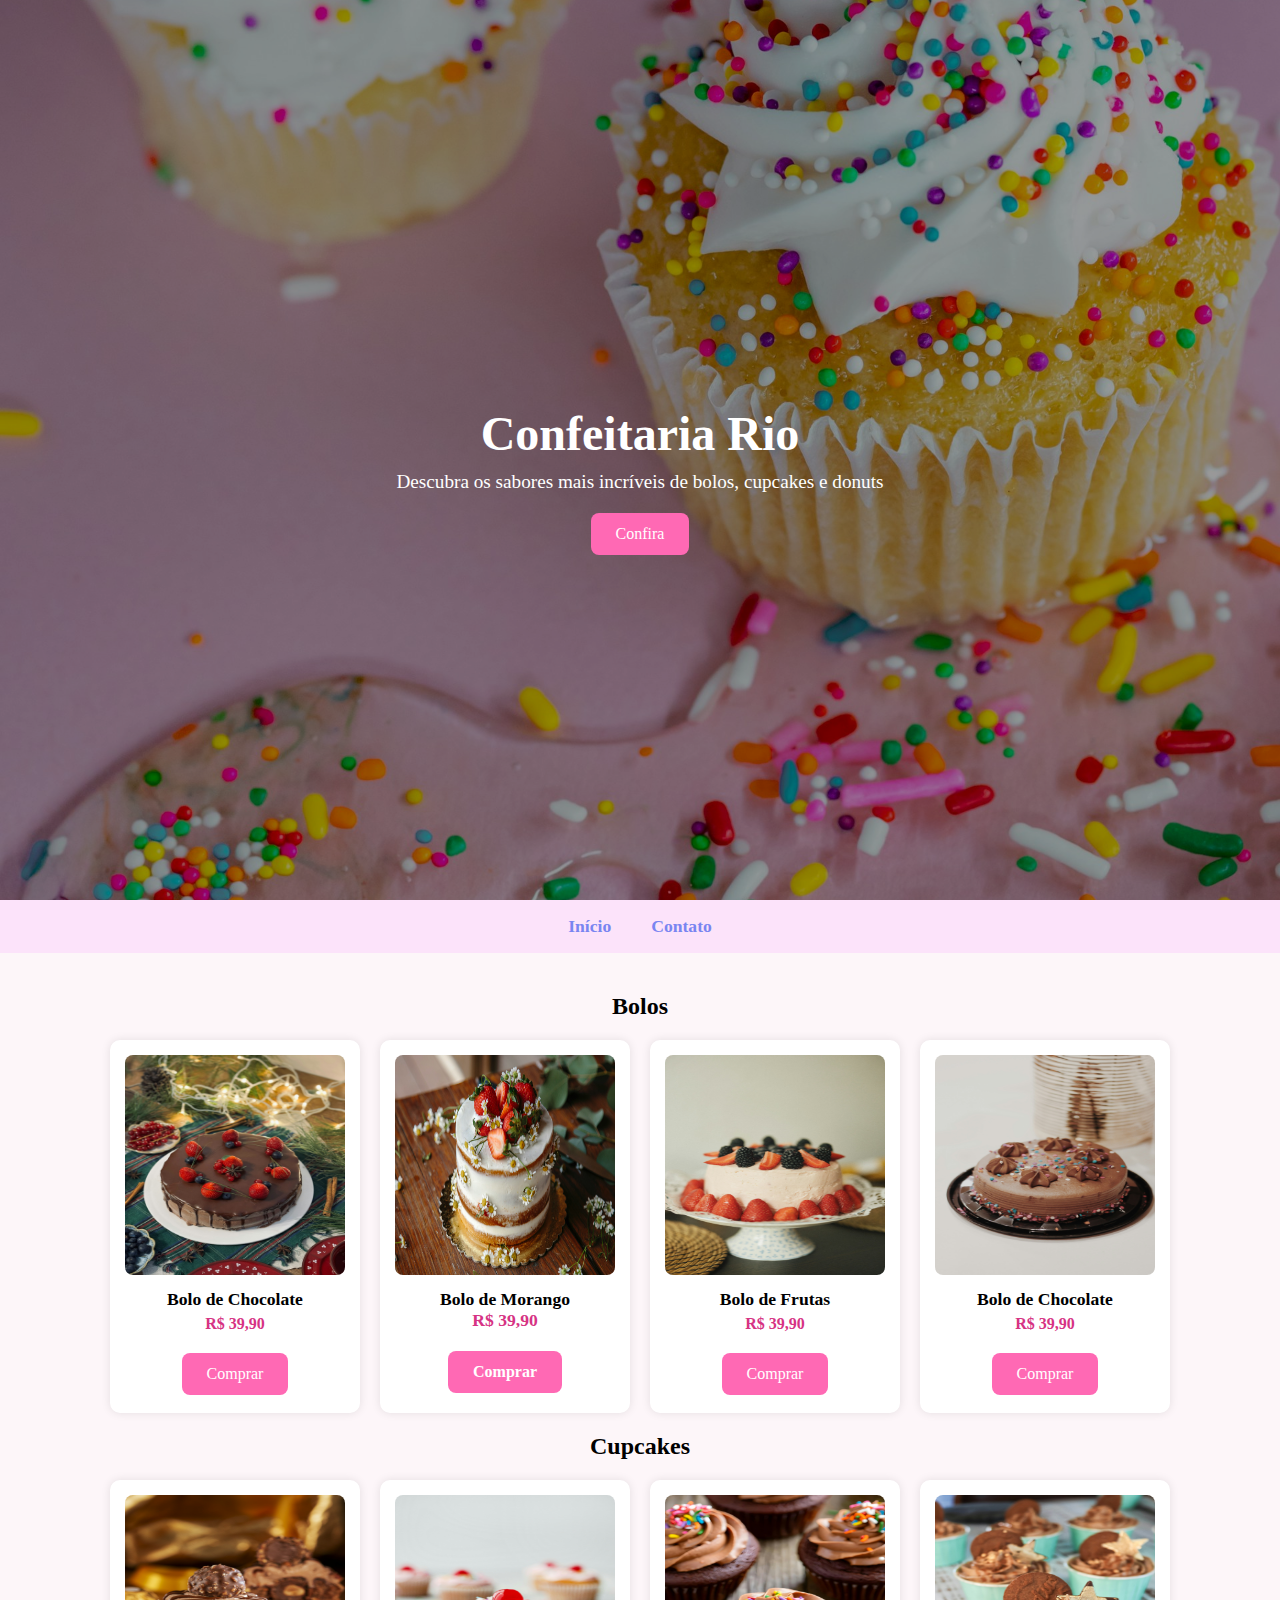
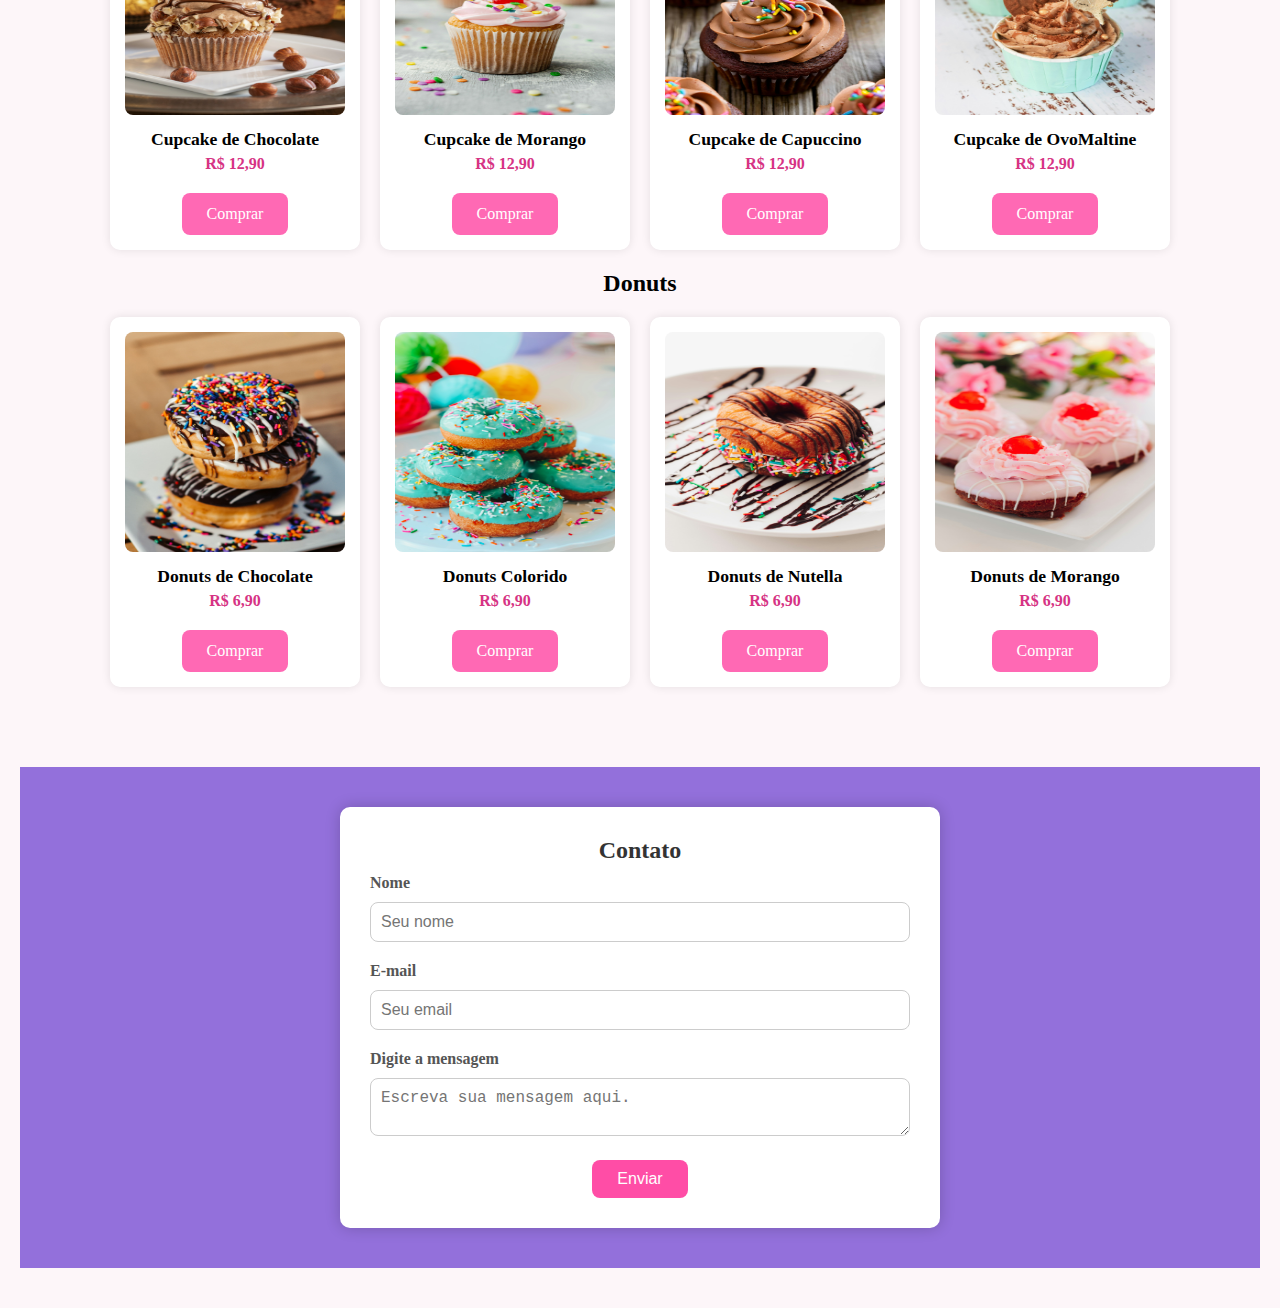
<file: index.html>
<!DOCTYPE html>
<html lang="pt-br">
  <head>
    <meta charset="UTF-8" />
    <meta name="viewport" content="width=device-width, initial-scale=1.0">
    <link rel="stylesheet" href="style.css">

    <title>Confeitaria Rio</title>
  </head>

  <html>
  <body>
    
    <header class="hero" id="inicio">
     <div class="hero-content">
    <h1>Confeitaria Rio</h1>
    <p>Descubra os sabores mais incríveis de bolos, cupcakes e donuts</p>
    <a href="#produtos" class="hero-button">Confira</a>
  </div>
  </header>
    
    
<nav class="navbar">
  <ul>
    <li><a href="#inicio">Início</a></li>
    <li><a href="#contato">Contato</a></li>
  </ul>
</nav>

<section id="produtos" class="produtos">

     <h2>Bolos</h2>
     <div class="grade-produtos">
     <div class="card-produto">
      <img src="img/lara-m-pkRmZEbPrmA-unsplash.jpg" alt="Bolo">
      <h3>Bolo de Chocolate</h3>
      <p>R$ 39,90</p>
      <a href="bolo.html" class="hero-button">Comprar</a> 

</div>
      <div class="card-produto">
      <img src="img/jasmine-bartel-8LtrMQfeDkQ-unsplash.jpg" alt="Bolo">
      <h3>Bolo de Morango</h>
        <p>R$ 39,90</p>
      <a href="bolo2.html"  class="hero-button">Comprar</a>
</div>

     <div class="card-produto">
      <img src="img/tamara-harhai-jOLVjD5G2S0-unsplash.jpg" alt="Bolo">
      <h3>Bolo de Frutas</h3>
       <p>R$ 39,90</p>
       <a href="bolo3.html"  class="hero-button">Comprar</a>
</div>
 <div class="card-produto">
      <img src="img/karly-jones-z-Lvc04qYaQ-unsplash.jpg" alt="Bolo">
       <h3>Bolo de Chocolate</h3>
       <p>R$ 39,90</p>
      <a href="bolo.html" class="hero-button">Comprar</a> 
    </div>


    
    <section>
      <h2>Cupcakes</h2>
      <div class="grade-produtos">
      <div class="card-produto">
      <img src="img/jr-r-90HdOlGbjck-unsplash.jpg" alt="Cupcake">
      <h3>Cupcake de Chocolate</h3>
       <p>R$ 12,90</p>
      <a href="cupcake.html" class="hero-button">Comprar</a> 

      </div>

       <div class="card-produto">
      <img src="img/sara-cervera-zEwgRzJJIvk-unsplash.jpg" alt="Cupcake">
      <h3>Cupcake de Morango</h3>
      <p>R$ 12,90</p>
      <a href="cupcake2.html" class="hero-button">Comprar</a> 

      </div>

      <div class="card-produto">
      <img src="img/muhammad-hasnain-zDPJ-780Xic-unsplash.jpg" alt="Cupcake">
      <h3>Cupcake de Capuccino</h3>
      <p>R$ 12,90</p>
      <a href="cupcake3.html" class="hero-button">Comprar</a> 

      </div>

      <div class="card-produto">
      <img src="img/georgia-durrant-fis6S2CtbCo-unsplash.jpg" alt="Cupcake">
      <h3>Cupcake de OvoMaltine</h3>
      <p>R$ 12,90</p>
      <a href="cupcake4.html" class="hero-button">Comprar</a>       
    </div>
    </section>


    
    <section>
      <h2>Donuts</h2>
      <div class="grade-produtos">
      <div class="card-produto">
        <img src="img/kobby-mendez-q54Oxq44MZs-unsplash.jpg" alt="Donuts">
        <h3>Donuts de Chocolate</h3>
        <p>R$ 6,90</p>
         <a href="donuts.html" class="hero-button">Comprar</a> 
       </div>

    <div class="card-produto">
      <img src="img/shayna-douglas-RjMBPxkQMVM-unsplash.jpg" alt="Donuts">
      <h3>Donuts Colorido</h3>
        <p>R$ 6,90</p>
      <a href="donutscolorido.html" class="hero-button">Comprar</a> 
     </div>

     <div class="card-produto">
      <img src="img/shayna-douglas-6J_NZUa9J-4-unsplash.jpg" alt="Donuts">
      <h3>Donuts de Nutella</h3>
        <p>R$ 6,90</p>
      <a href="donutsnutella.html" class="hero-button">Comprar</a> 
     </div>

     <div class="card-produto">
      <img src="img/shayna-douglas-NE0Phk0ZP6o-unsplash.jpg" alt="Donuts">
      <h3>Donuts de Morango</h3>
        <p>R$ 6,90</p>
      <a href="donutsmorango.html" class="hero-button">Comprar</a> 
     </div>
    </section>

   
    <section id="contato">
  <form action="form.html" class="formulario">
    <h2>Contato</h2>
    <label for="nome">Nome</label>
    <input type="text" id="nome" name="nome" placeholder="Seu nome" required autocomplete="off"/>

    <label for="email">E-mail</label>
    <input type="email" id="email" name="email" placeholder="Seu email" autocomplete="off" required />

    <label for="mensagem">Digite a mensagem</label>
    <textarea id="mensagem" placeholder="Escreva sua mensagem aqui." required></textarea>
    <button type="submit">Enviar</button>
  </form>
</section>




  </body>
</html>
</file>
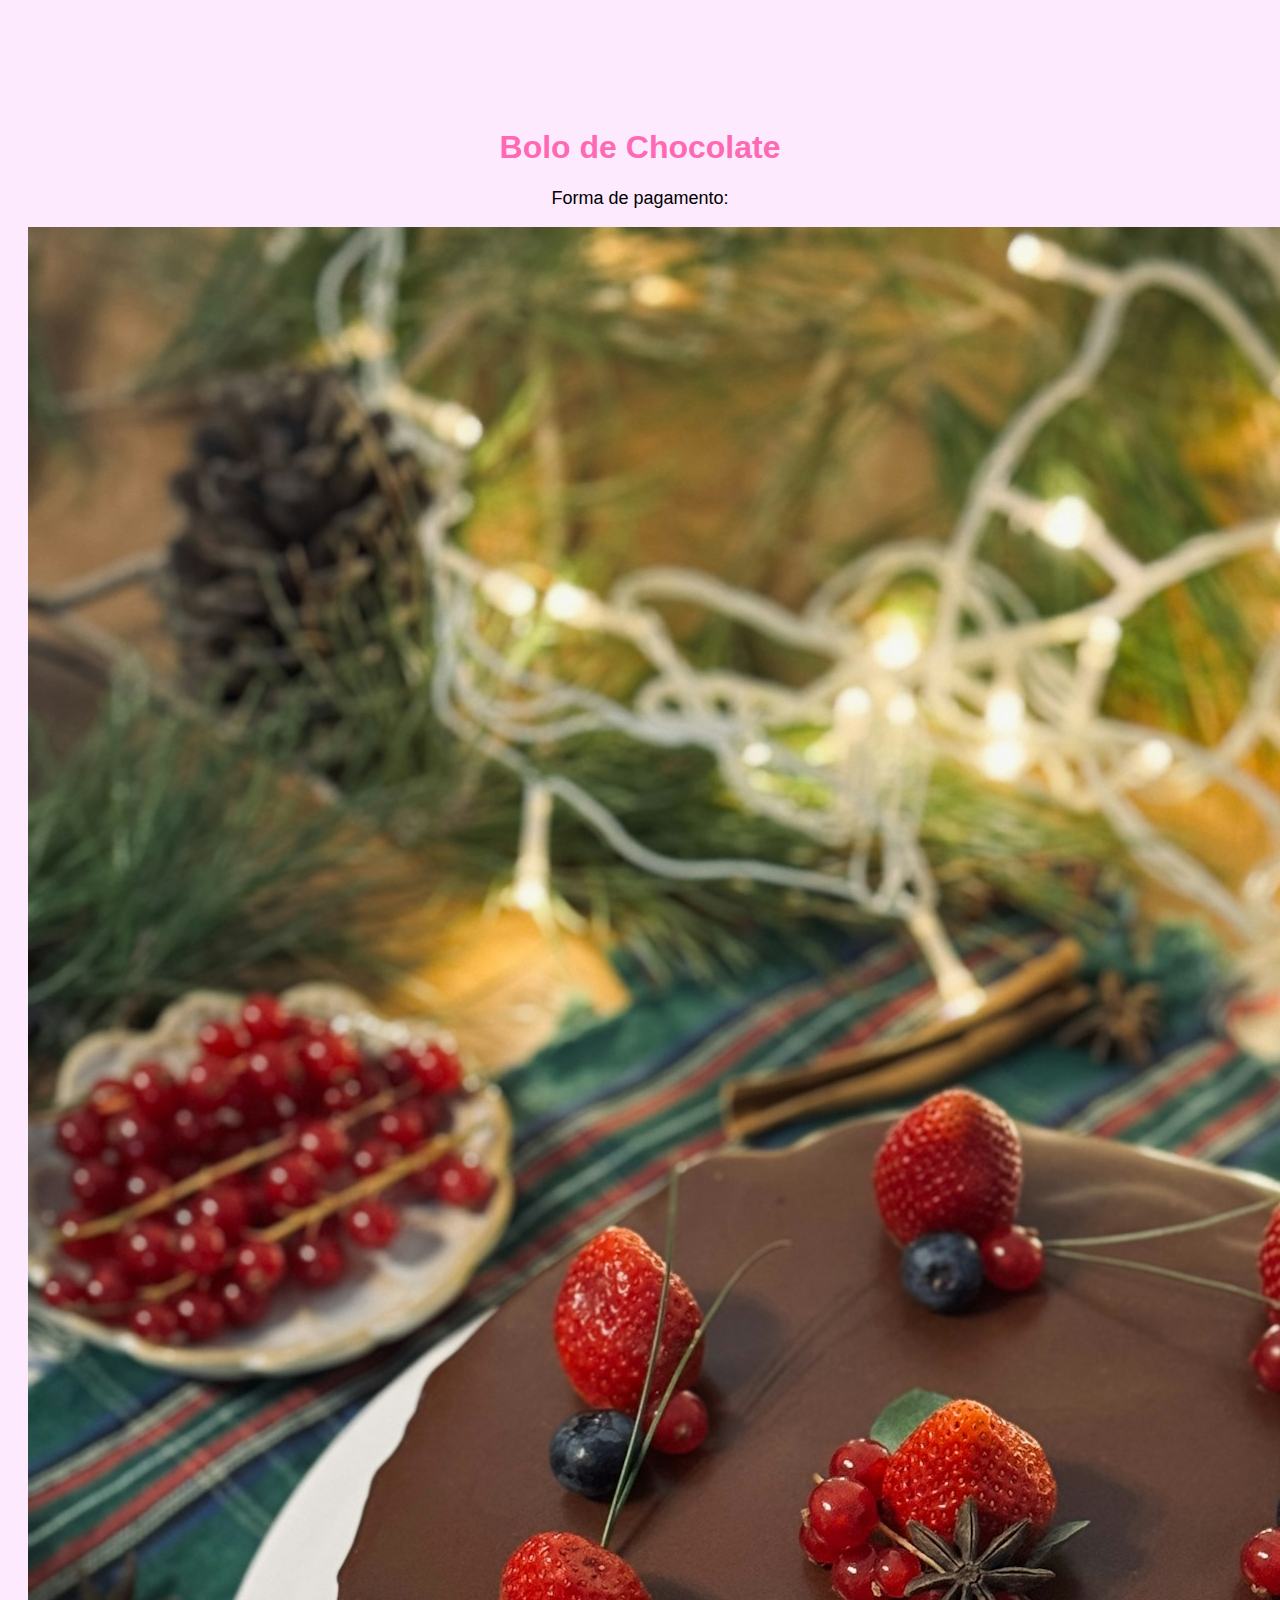
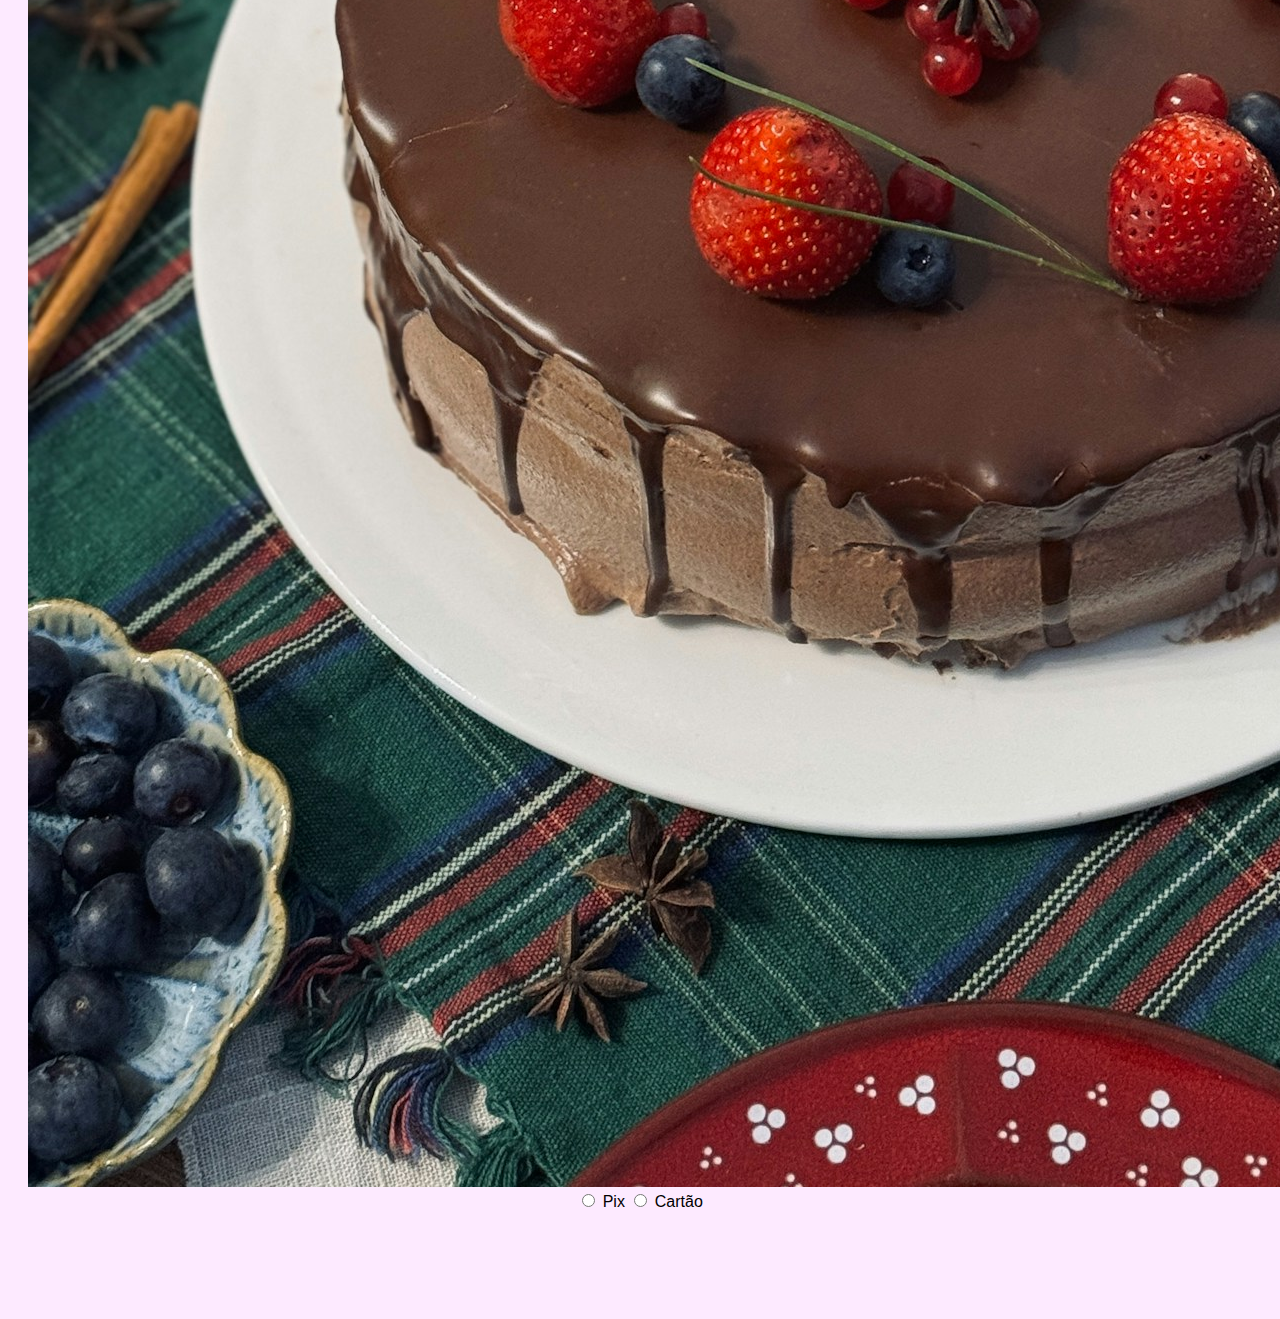
<file: bolo.html>
<!DOCTYPE html>
<html lang="pt-br">
<head>
  <meta charset="UTF-8">
  <title>Comprar Bolo </title>
  <link rel="stylesheet" href="styleprodutos.css">
  
</head>
<body>
    <h1>Bolo de Chocolate</h1>  
  <p>Forma de pagamento:</p>
   <img src="img/lara-m-pkRmZEbPrmA-unsplash.jpg" alt="Bolo">
  
  
<form>
  <label>
    <input type="radio" name="pagamento" value="pix"> Pix
  </label>
  <label>
    <input type="radio" name="pagamento" value="cartao"> Cartão
  </label>
  </div>
</form>

<div id="pix-info" class="pagamento-opcao">
  <p>Dados Pessoais</p>
  <input type="text" placeholder="Seu nome completo" required autocomplete="off">
  <input type="text" placeholder="Email" required autocomplete="off">
  
  <p><strong>Código Pix:</strong> 123e456789</p>
  <a href="confpix.html">Copiar Código</a>

</div>

<div id="cartao-info" class="pagamento-opcao">
  <p> Dados do cartão:</p>
  <input type="text" placeholder="Número do Cartão" required autocomplete="off">
  <input type="text" placeholder="Nome no Cartão" required autocomplete="off">

  <p>Dados Pessoais</p>
  <input type="text" placeholder="Seu nome completo" required autocomplete="off">
  <input type="text" placeholder="Email" required autocomplete="off">
  
   <a href="confirmacao.html">Finalizar compra</a>
</div>


<script src="script.js"></script>

  
 
</body>
</html>
</file>
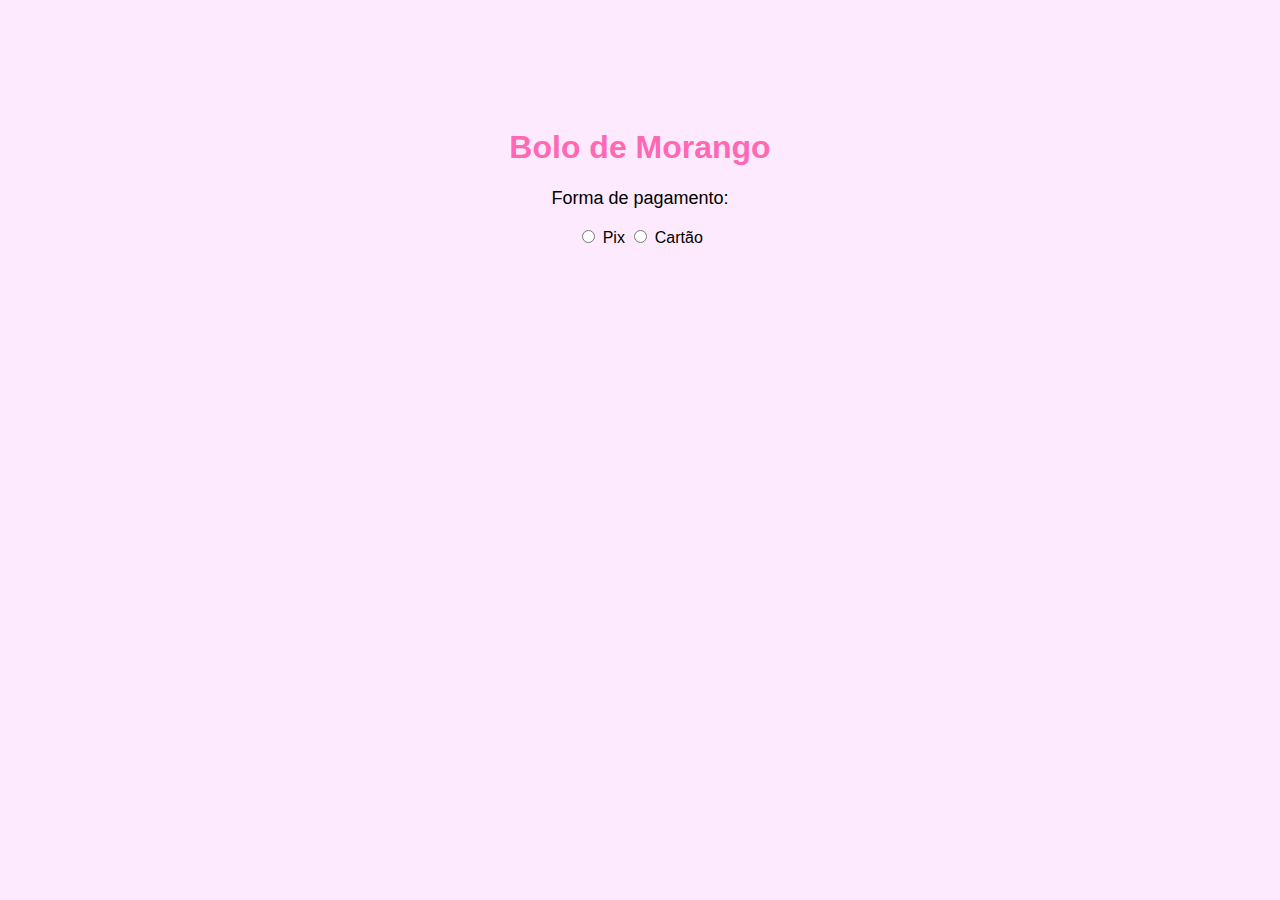
<file: bolo2.html>
<!DOCTYPE html>
<html lang="pt-br">
<head>
  <meta charset="UTF-8">
  <title>Comprar Bolo 1</title>
  <link rel="stylesheet" href="styleprodutos.css">
</head>
<body>
  <h1>Bolo de Morango</h1>
  <p>Forma de pagamento:</p>
  
 <form>
  <label>
    <input type="radio" name="pagamento" value="pix"> Pix
  </label>
  <label>
    <input type="radio" name="pagamento" value="cartao"> Cartão
  </label>
</form>

<div id="pix-info" class="pagamento-opcao">
  <p>Dados Pessoais</p>
  <input type="text" placeholder="Seu nome completo" required autocomplete="off">
  <input type="text" placeholder="Email" required autocomplete="off">
  <p><strong>Código Pix:</strong> 123e456789</p>
  <a href="confpix.html">Copiar Código</a>
  
</div>

<div id="cartao-info" class="pagamento-opcao">
  <div id="dados" class="dados-pessoais">

  <p>Dados Pessoais</p>
  <input type="text" placeholder="Nome Completo" autocomplete="off">
  <input type="text" placeholder="Email" required autocomplete="off">

  <p>Dados do cartão:</p>
  <input type="text" placeholder="Número do Cartão" required autocomplete="off">
  <input type="text" placeholder="Nome no Cartão" required autocomplete="off">
  <a href="confirmacao.html">Finalizar compra</a>
</div>

 

<script src="script.js"></script>


  
</body>
</html>

<!--pq o style.css do index nao serve para outras pag criadas hmtl-->
</file>
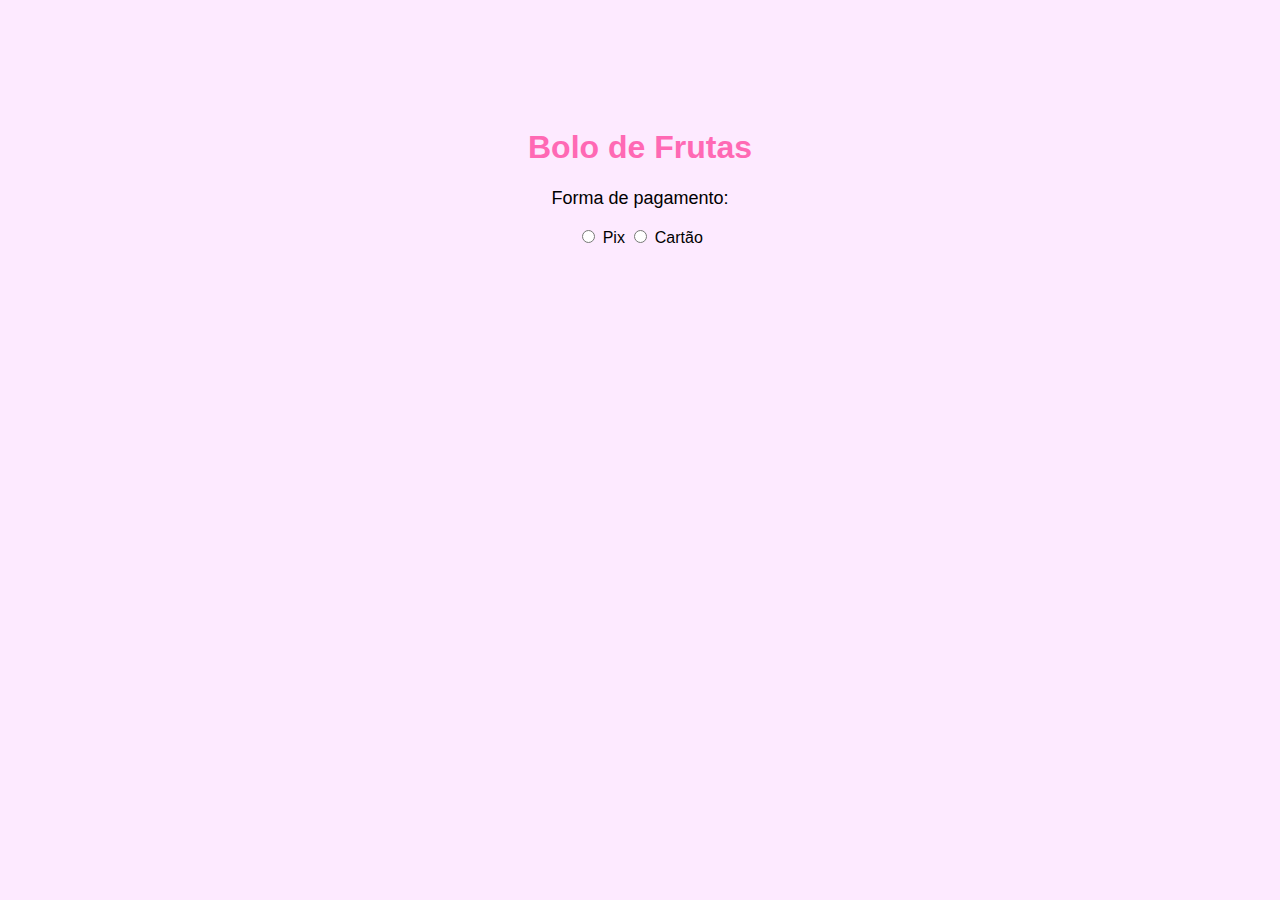
<file: bolo3.html>
<!DOCTYPE html>
<html lang="pt-br">
<head>
  <meta charset="UTF-8">
  <title>Comprar Bolo 1</title>
  <link rel="stylesheet" href="styleprodutos.css">
</head>
<body>
  <h1>Bolo de Frutas</h1>
  <p>Forma de pagamento:</p>
  
  <form>
  <label>
    <input type="radio" name="pagamento" value="pix"> Pix
  </label>
  <label>
    <input type="radio" name="pagamento" value="cartao"> Cartão
  </label>
</form>

<div id="pix-info" class="pagamento-opcao">
  <p>Dados Pessoais</p>
  <input type="text" placeholder="Nome Completo" autocomplete="off">
  <input type="text" placeholder="Email" required autocomplete="off">
  <p><strong>Código Pix:</strong> 123e456789</p>
  <a href="confpix.html">Copiar Código</a>
  
</div>

<div id="cartao-info" class="pagamento-opcao">
<p>Dados Pessoais</p>
  <input type="text" placeholder="Nome Completo" autocomplete="off">
  <input type="text" placeholder="Email" required autocomplete="off">

  <p>Dados do cartão:</p>
  <input type="text" placeholder="Número do Cartão" required autocomplete="off">
  <input type="text" placeholder="Nome no Cartão" required autocomplete="off">
  <a href="confirmacao.html">Finalizar compra</a>
</div>

 
 
<script src="script.js"></script>

</body>
</html>
</file>
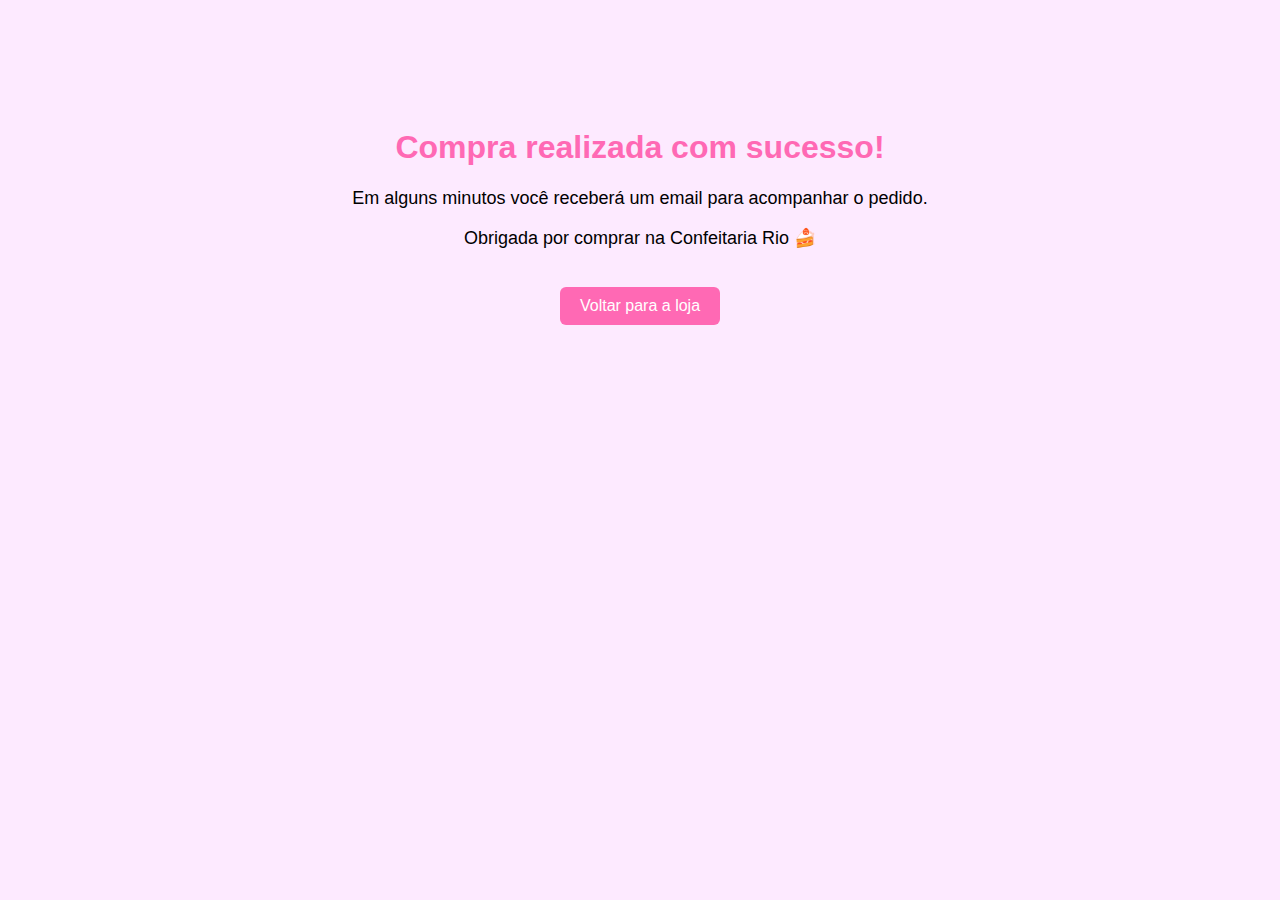
<file: confirmacao.html>
<!DOCTYPE html>
<html lang="pt-br">
<head>
  <meta charset="UTF-8">
  <title>Compra Realizada</title>
  <link rel="stylesheet" href="styleconf.css">
</head>
<body>

  <header class="conf">  
  <h1>Compra realizada com sucesso!</h1>
   <p>Em alguns minutos você receberá um email para acompanhar o pedido.</p>
  <p>Obrigada por comprar na Confeitaria Rio 🍰</p>
  <a href="index.html">Voltar para a loja</a>
  

</body>
</html>
</file>
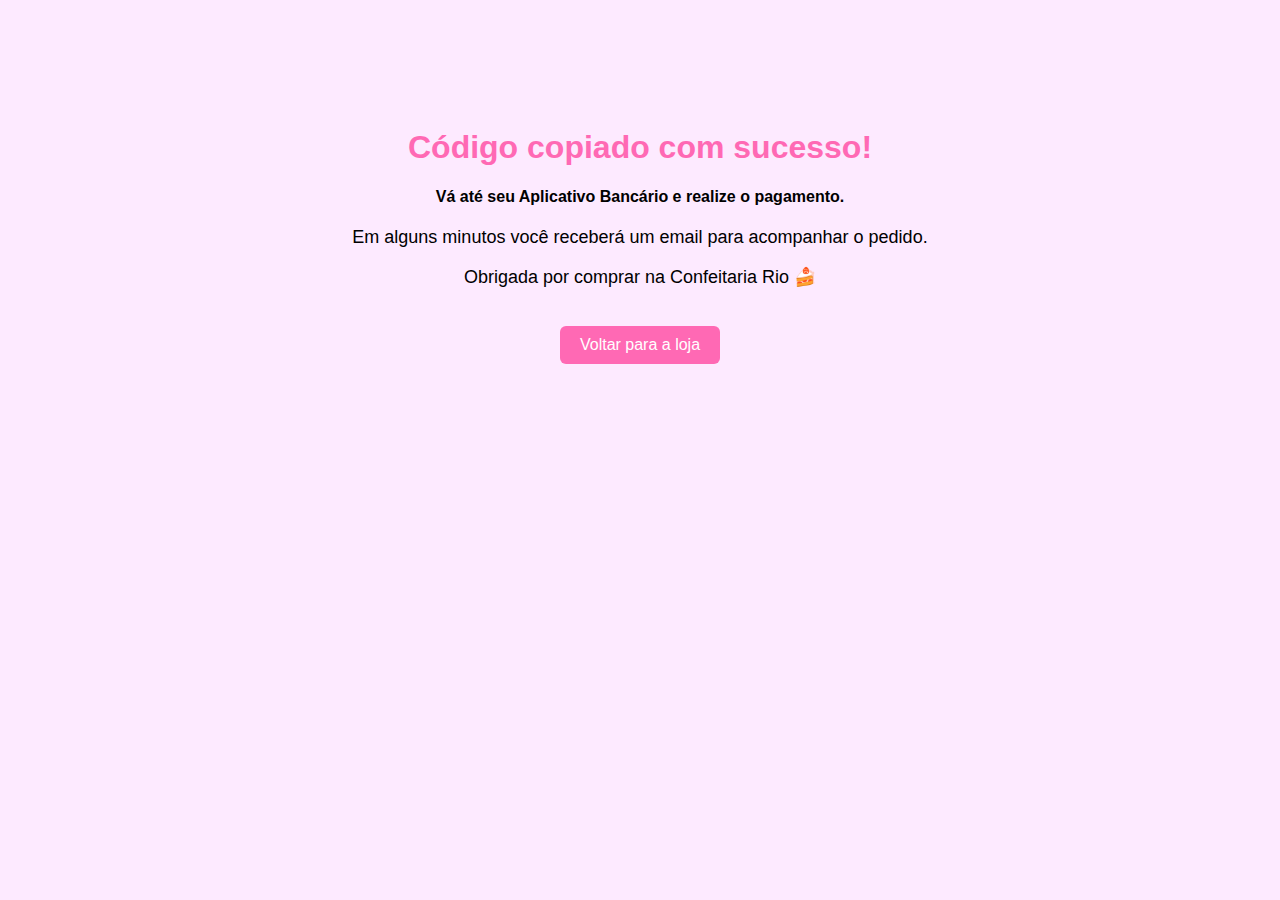
<file: confpix.html>
<!DOCTYPE html>
<html lang="pt-br">
<head>
  <meta charset="UTF-8">
  <title>Compra Realizada</title>
  <link rel="stylesheet" href="styleconf.css">
</head>
<body>

  <header class="conf">  
  <h1>Código copiado com sucesso!</h1>
  <h4>Vá até seu Aplicativo Bancário e realize o pagamento.</h4>
  <p>Em alguns minutos você receberá um email para acompanhar o pedido.</p>
  <p>Obrigada por comprar na Confeitaria Rio 🍰</p>
  <a href="index.html">Voltar para a loja</a>
  

</body>
</html>
</file>
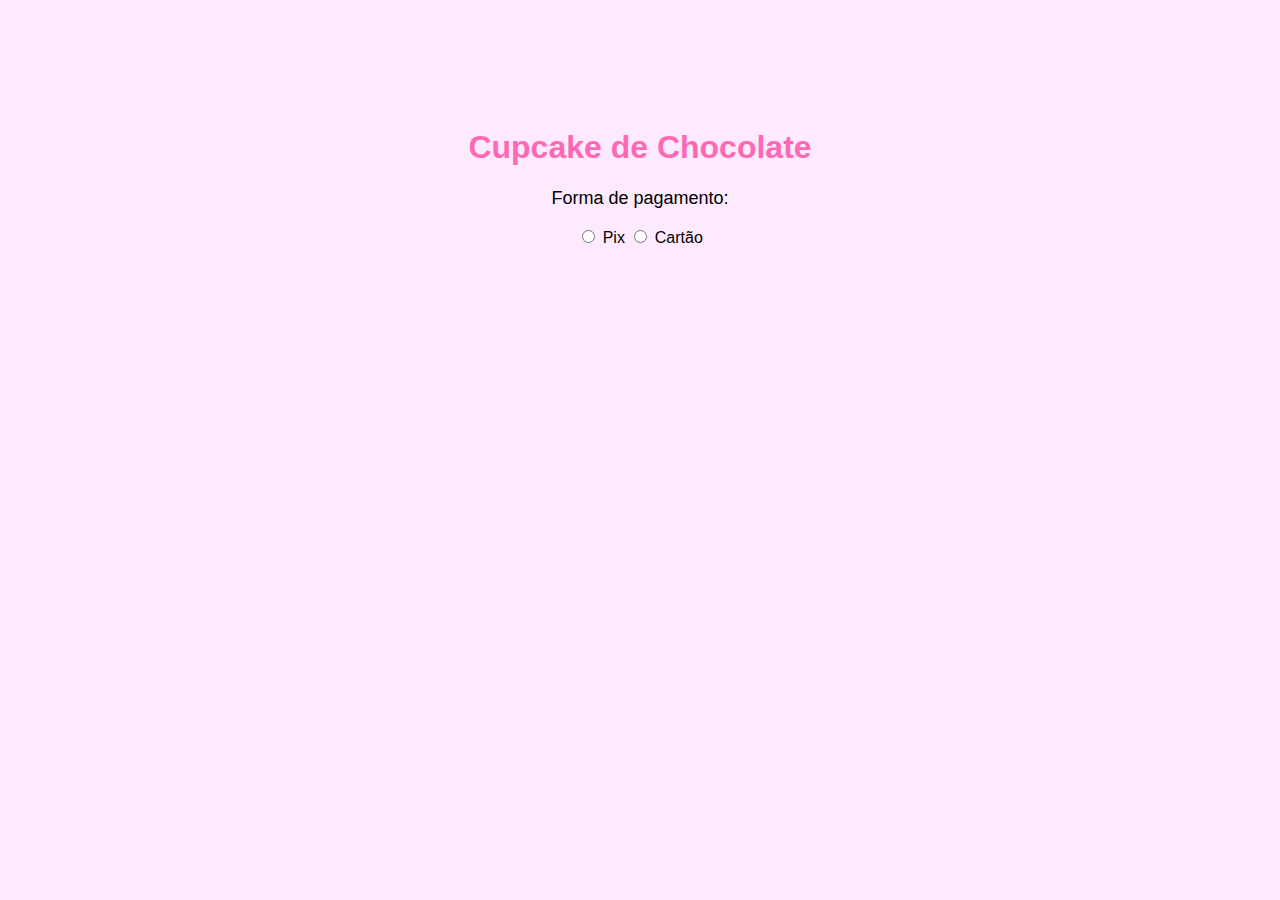
<file: cupcake.html>
<!DOCTYPE html>
<html lang="pt-br">
<head>
  <meta charset="UTF-8">
  <title>Comprar Bolo 1</title>
  <link rel="stylesheet" href="styleprodutos.css">
</head>
<body>
   <header class="chocolate"></div>
  <div class="chocolate-content"></div>
  <h1>Cupcake de Chocolate</h1>
  <p>Forma de pagamento:</p>
</header>

  
  <form>
  <label>
    <input type="radio" name="pagamento" value="pix"> Pix
  </label>
  <label>
    <input type="radio" name="pagamento" value="cartao"> Cartão
  </label>
</form>

<div id="pix-info" class="pagamento-opcao">
   <p>Dados Pessoais</p>
  <input type="text" placeholder="Seu nome completo" required autocomplete="off">
  <input type="text" placeholder="Email" required autocomplete="off">

  <p><strong>Código Pix:</strong> 123e456789</p>
  <a href="confpix.html">Copiar Código</a>
  <p><strong>Código Pix:</strong> 123e456789</p>
  <a href="confpix.html" >Copiar Código</a>
  
</div>

<div id="cartao-info" class="pagamento-opcao">
<p>Dados Pessoais</p>
  <input type="text" placeholder="Nome Completo" autocomplete="off">
  <input type="text" placeholder="Email" required autocomplete="off">

  <p>Dados do cartão:</p>
  <input type="text" placeholder="Número do Cartão" required autocomplete="off">
  <input type="text" placeholder="Nome no Cartão" required autocomplete="off">
  <a href="confirmacao.html">Finalizar compra</a>
</div>

 
 

<script src="script.js"></script>
</body>
</html>
</file>
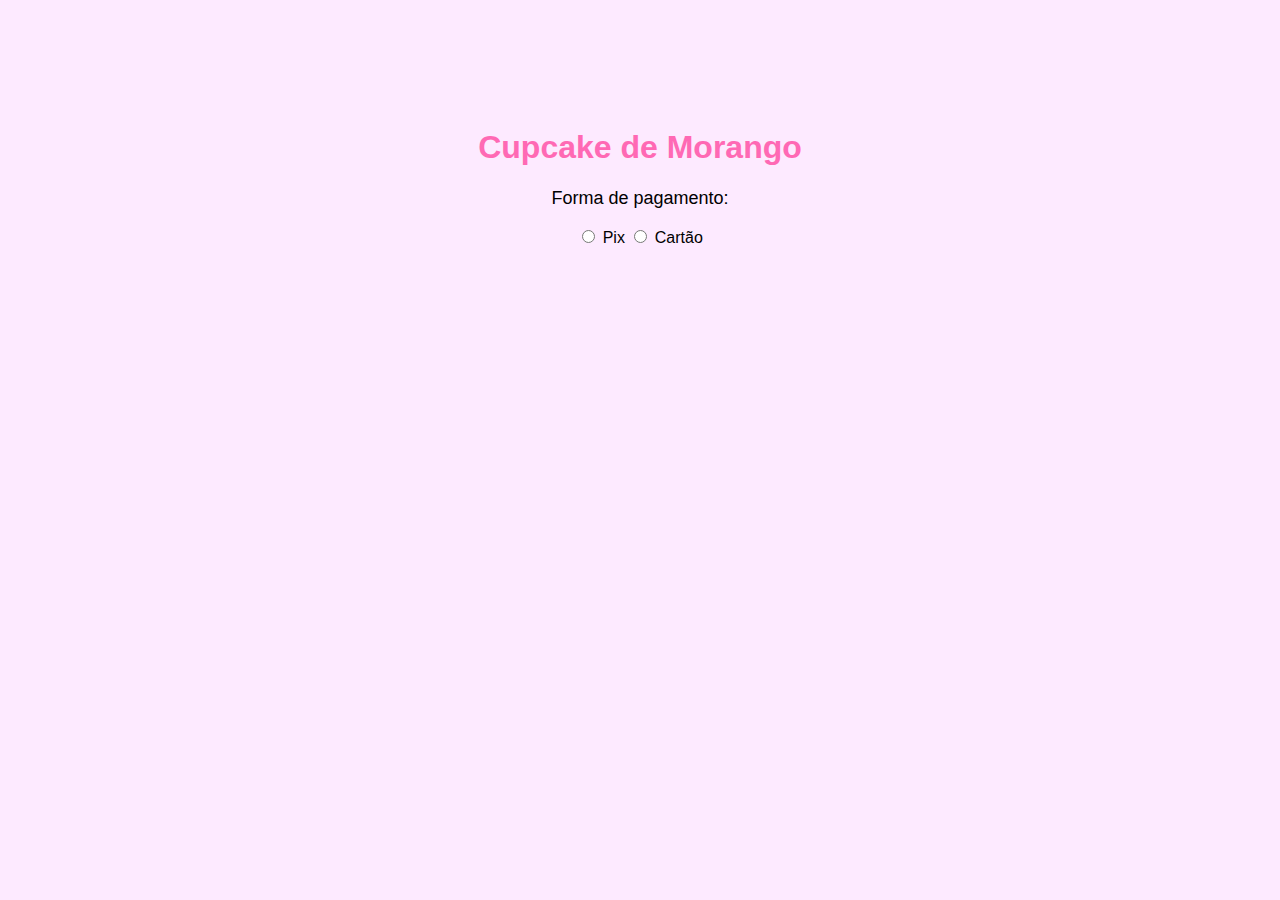
<file: cupcake2.html>
<!DOCTYPE html>
<html lang="pt-br">
<head>
  <meta charset="UTF-8">
  <title>Comprar Bolo 1</title>
  <link rel="stylesheet" href="styleprodutos.css">
</head>
<body>
  <h1>Cupcake de Morango</h1>
  <p>Forma de pagamento:</p>
  
  <form>
  <label>
    <input type="radio" name="pagamento" value="pix"> Pix
  </label>
  <label>
    <input type="radio" name="pagamento" value="cartao"> Cartão
  </label>
</form>

<div id="pix-info" class="pagamento-opcao">
 <p>Dados Pessoais</p>
  <input type="text" placeholder="Seu nome completo" required autocomplete="off">
  <input type="text" placeholder="Email" required autocomplete="off">
  <p><strong>Código Pix:</strong> 123e456789</p>
  <a href="confpix.html">Copiar Código</a>

  
</div>

<div id="cartao-info" class="pagamento-opcao">
<p>Dados Pessoais</p>
  <input type="text" placeholder="Nome Completo" autocomplete="off">
  <input type="text" placeholder="Email" required autocomplete="off">

  <p>Dados do cartão:</p>
  <input type="text" placeholder="Número do Cartão" required autocomplete="off">
  <input type="text" placeholder="Nome no Cartão" required autocomplete="off">
  <a href="confirmacao.html">Finalizar compra</a>
</div>

 

<script src="script.js"></script>

</body>
</html>
</file>
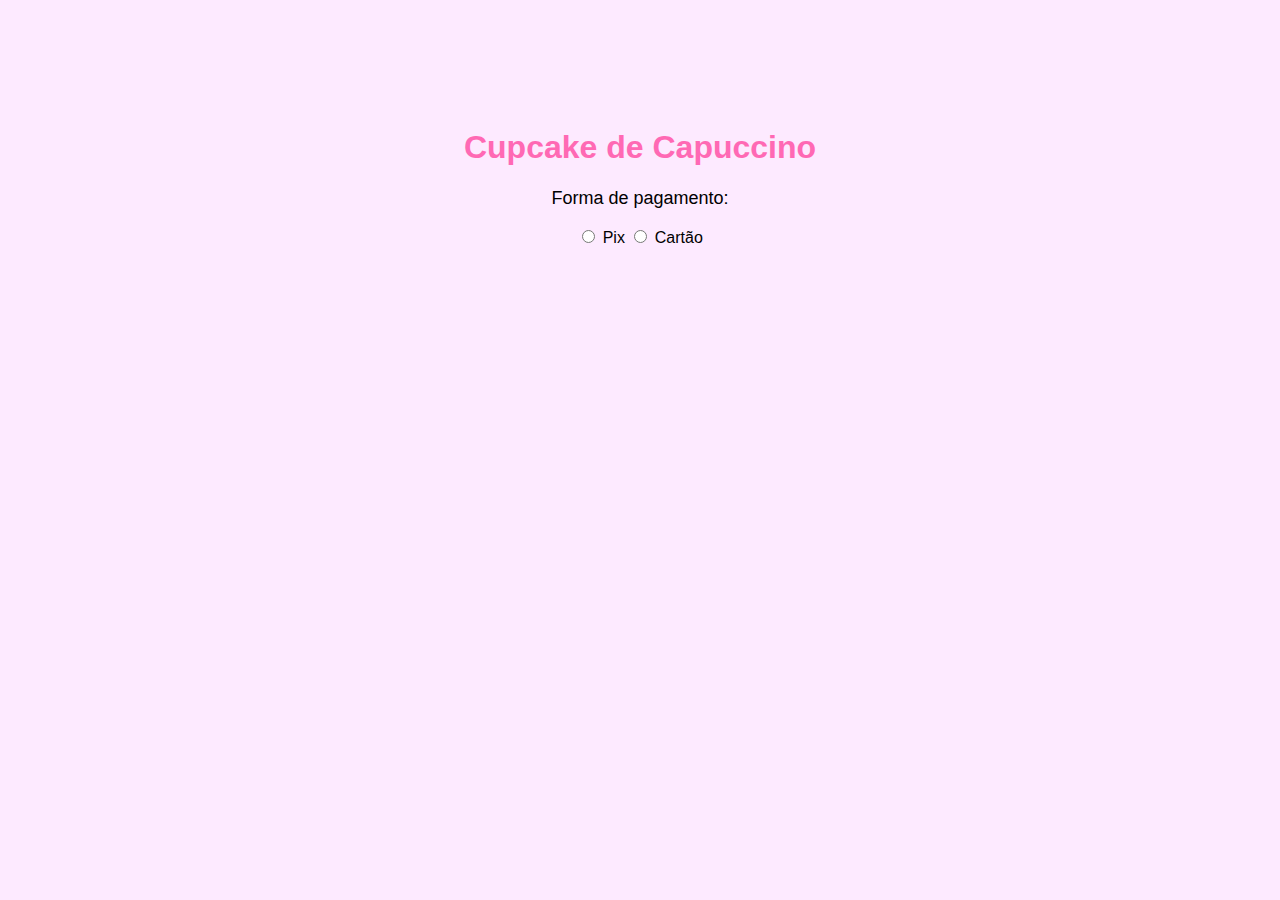
<file: cupcake3.html>
<!DOCTYPE html>
<html lang="pt-br">
<head>
  <meta charset="UTF-8">
  <title>Comprar Bolo 1</title>
  <link rel="stylesheet" href="styleprodutos.css">
</head>
<body>
  <h1>Cupcake de Capuccino</h1>
  <p>Forma de pagamento:</p>
  
  <form>
  <label>
    <input type="radio" name="pagamento" value="pix"> Pix
  </label>
  <label>
    <input type="radio" name="pagamento" value="cartao"> Cartão
  </label>
</form>

<div id="pix-info" class="pagamento-opcao">
 <p>Dados Pessoais</p>
  <input type="text" placeholder="Seu nome completo" required autocomplete="off">
  <input type="text" placeholder="Email" required autocomplete="off">
  <p><strong>Código Pix:</strong> 123e456789</p>
  <a href="confpix.html">Copiar Código</a>

</div>

<div id="cartao-info" class="pagamento-opcao">
<p>Dados Pessoais</p>
  <input type="text" placeholder="Nome Completo" autocomplete="off">
  <input type="text" placeholder="Email" required autocomplete="off">

  <p>Dados do cartão:</p>
  <input type="text" placeholder="Número do Cartão" required autocomplete="off">
  <input type="text" placeholder="Nome no Cartão" required autocomplete="off">
  <a href="confirmacao.html">Finalizar compra</a>
</div>

 
 

<script src="script.js"></script>
   
</body>
</html>
</file>
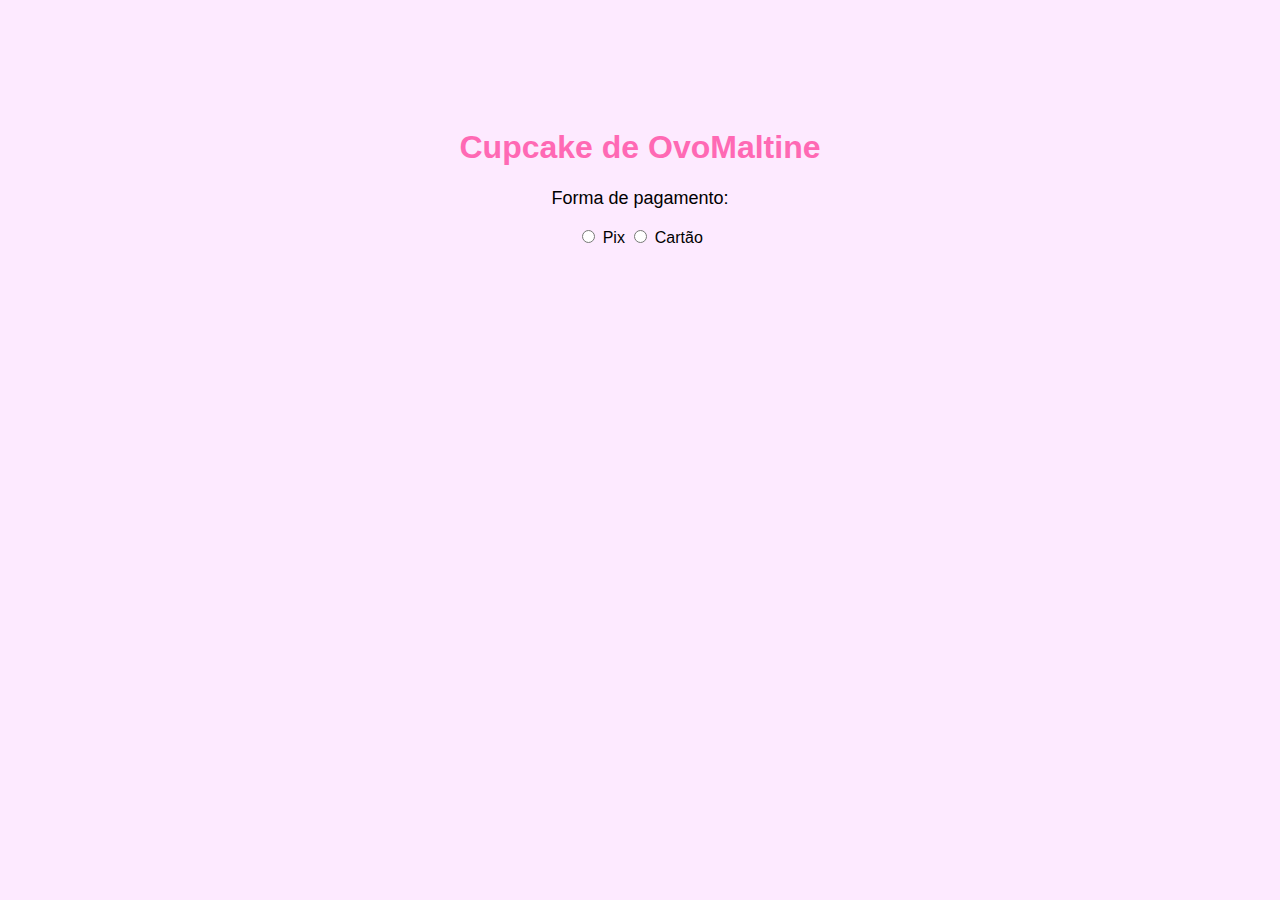
<file: cupcake4.html>
<!DOCTYPE html>
<html lang="pt-br">
<head>
  <meta charset="UTF-8">
  <title>Comprar Bolo 1</title>
  <link rel="stylesheet" href="styleprodutos.css">
</head>
<body>
  <h1>Cupcake de OvoMaltine</h1>
  <p>Forma de pagamento:</p>
 
 <form>
  <label>
    <input type="radio" name="pagamento" value="pix"> Pix
  </label>
  <label>
    <input type="radio" name="pagamento" value="cartao"> Cartão
  </label>
</form>

<div id="pix-info" class="pagamento-opcao">
 <p>Dados Pessoais</p>
  <input type="text" placeholder="Seu nome completo" required autocomplete="off">
  <input type="text" placeholder="Email" required autocomplete="off">
  <p><strong>Código Pix:</strong> 123e456789</p>
  <a href="confpix.html">Copiar Código</a>
  
</div>

<div id="cartao-info" class="pagamento-opcao">
<p>Dados Pessoais</p>
  <input type="text" placeholder="Nome Completo" autocomplete="off">
  <input type="text" placeholder="Email" required autocomplete="off">

  <p>Dados do cartão:</p>
  <input type="text" placeholder="Número do Cartão" required autocomplete="off">
  <input type="text" placeholder="Nome no Cartão" required autocomplete="off">
  <a href="confirmacao.html">Finalizar compra</a>
</div>

 
 

<script src="script.js"></script>

</body>
</html>
</file>
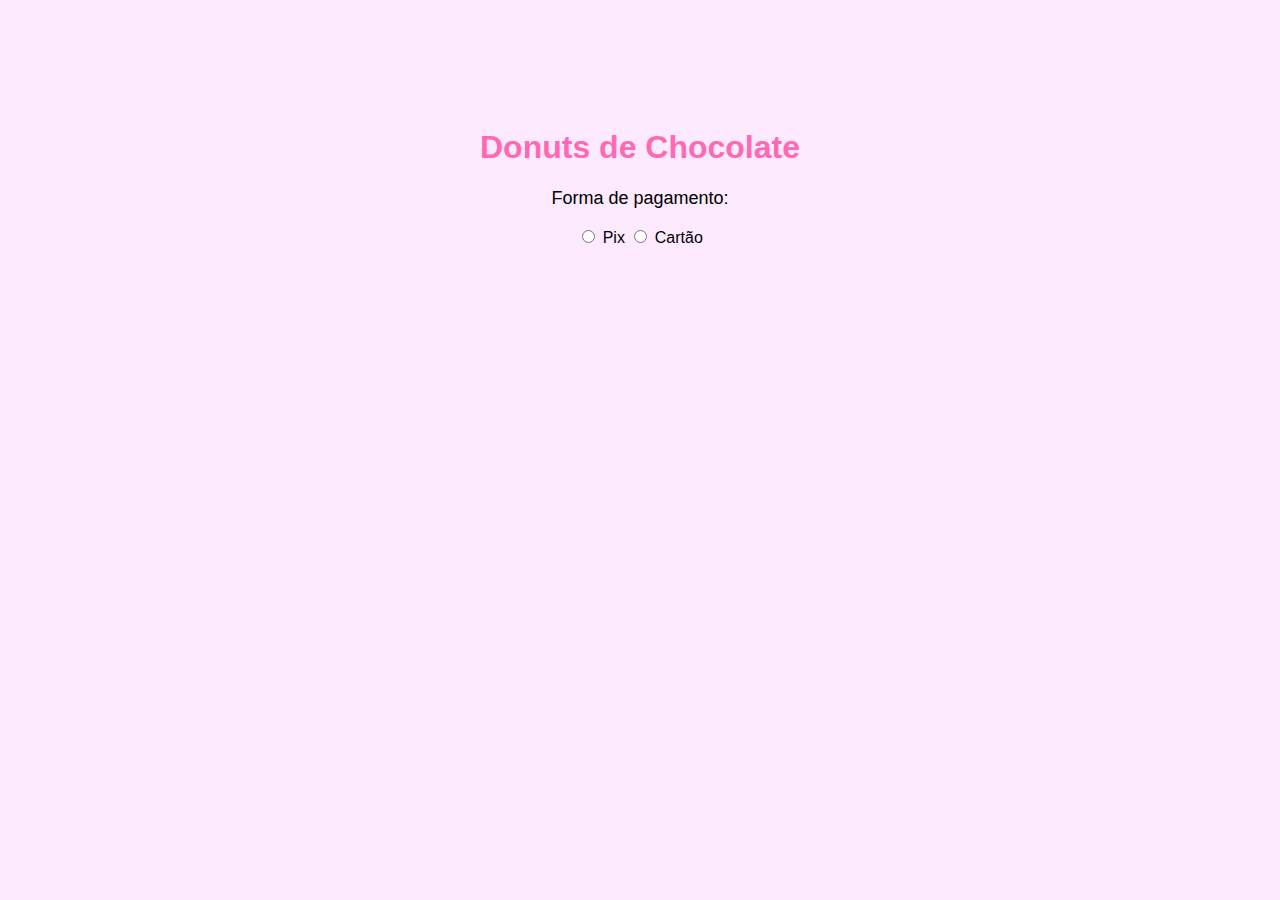
<file: donuts.html>
<!DOCTYPE html>
<html lang="pt-br">
<head>
  <meta charset="UTF-8">
  <title>Comprar Bolo 1</title>
  <link rel="stylesheet" href="styleprodutos.css">
</head>
<body>
  <h1>Donuts de Chocolate</h1>
  <p>Forma de pagamento:</p>
  
  <form>
  <label>
    <input type="radio" name="pagamento" value="pix"> Pix
  </label>
  <label>
    <input type="radio" name="pagamento" value="cartao"> Cartão
  </label>
</form>

<div id="pix-info" class="pagamento-opcao">
 <p>Dados Pessoais</p>
  <input type="text" placeholder="Seu nome completo" required autocomplete="off">
  <input type="text" placeholder="Email" required autocomplete="off">
  <p><strong>Código Pix:</strong> 123e456789</p>
  <a href="confpix.html">Copiar Código</a>

  <p><strong>Código Pix:</strong> 123e456789</p>
  <a href="confpix.html" >Copiar Código</a>

</div>

<div id="cartao-info" class="pagamento-opcao">
<p>Dados Pessoais</p>
  <input type="text" placeholder="Nome Completo" autocomplete="off">
  <input type="text" placeholder="Email" required autocomplete="off">

  <p>Dados do cartão:</p>
  <input type="text" placeholder="Número do Cartão" required autocomplete="off">
  <input type="text" placeholder="Nome no Cartão" required autocomplete="off">
  <a href="confirmacao.html">Finalizar compra</a>
</div>

 

<script src="script.js"></script>
  
</body>
</html>
</file>
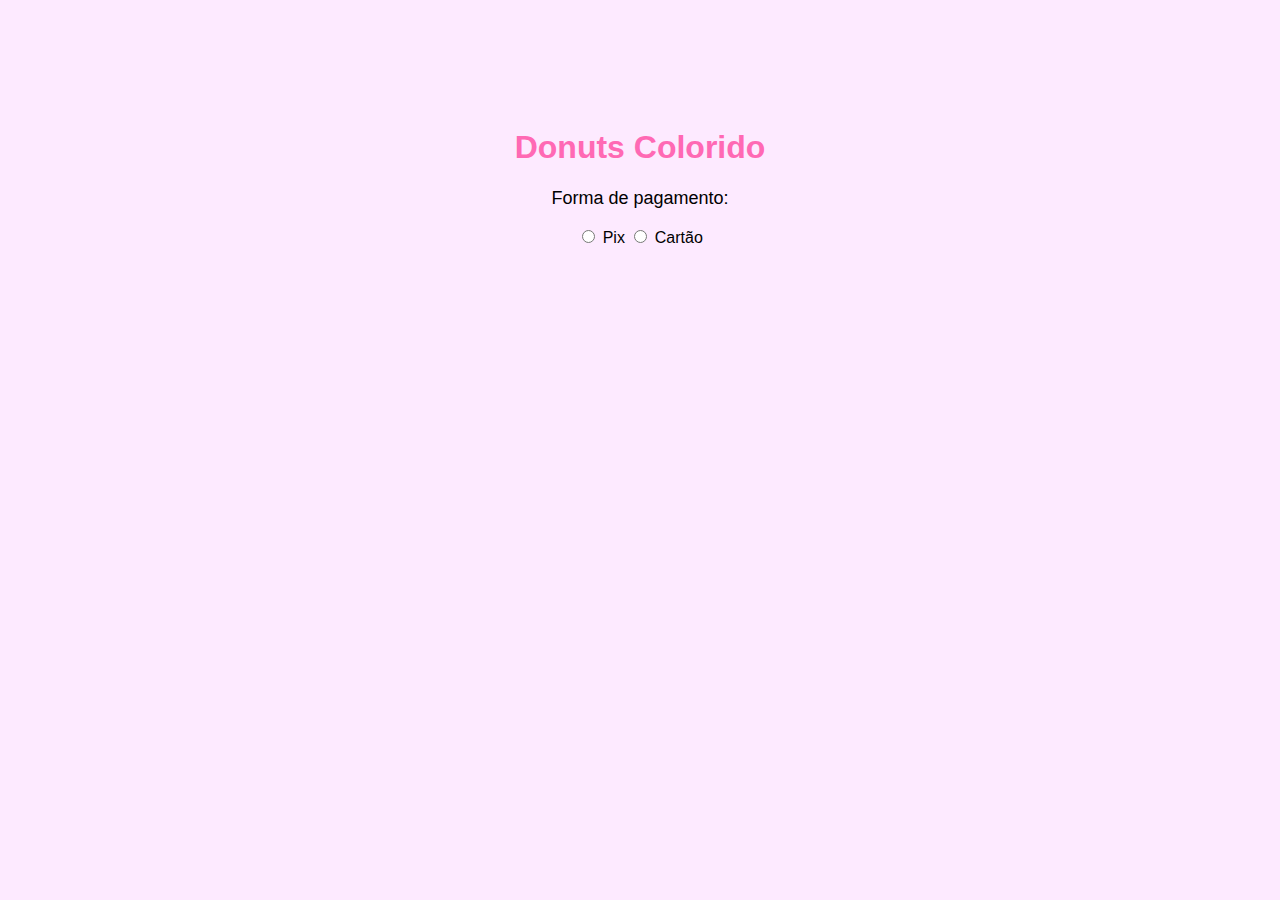
<file: donutscolorido.html>
<!DOCTYPE html>
<html lang="pt-br">
<head>
  <meta charset="UTF-8">
  <title>Comprar Bolo 1</title>
  <link rel="stylesheet" href="styleprodutos.css">
</head>
<body>
  <h1>Donuts Colorido</h1>
  <p>Forma de pagamento:</p>
  
  <form>
  <label>
    <input type="radio" name="pagamento" value="pix"> Pix
  </label>
  <label>
    <input type="radio" name="pagamento" value="cartao"> Cartão
  </label>
</form>

<div id="pix-info" class="pagamento-opcao">
 <p>Dados Pessoais</p>
  <input type="text" placeholder="Seu nome completo" required autocomplete="off">
  <input type="text" placeholder="Email" required autocomplete="off">
  <p><strong>Código Pix:</strong> 123e456789</p>
  <a href="confpix.html">Copiar Código</a>

 
  
</div>

<div id="cartao-info" class="pagamento-opcao">
<p>Dados Pessoais</p>
  <input type="text" placeholder="Nome Completo" autocomplete="off">
  <input type="text" placeholder="Email" required autocomplete="off">

  <p>Dados do cartão:</p>
  <input type="text" placeholder="Número do Cartão" required autocomplete="off">
  <input type="text" placeholder="Nome no Cartão" required autocomplete="off">
  <a href="confirmacao.html">Finalizar compra</a>
</div>

 

<script src="script.js"></script>
  
</body>
</html>
</file>
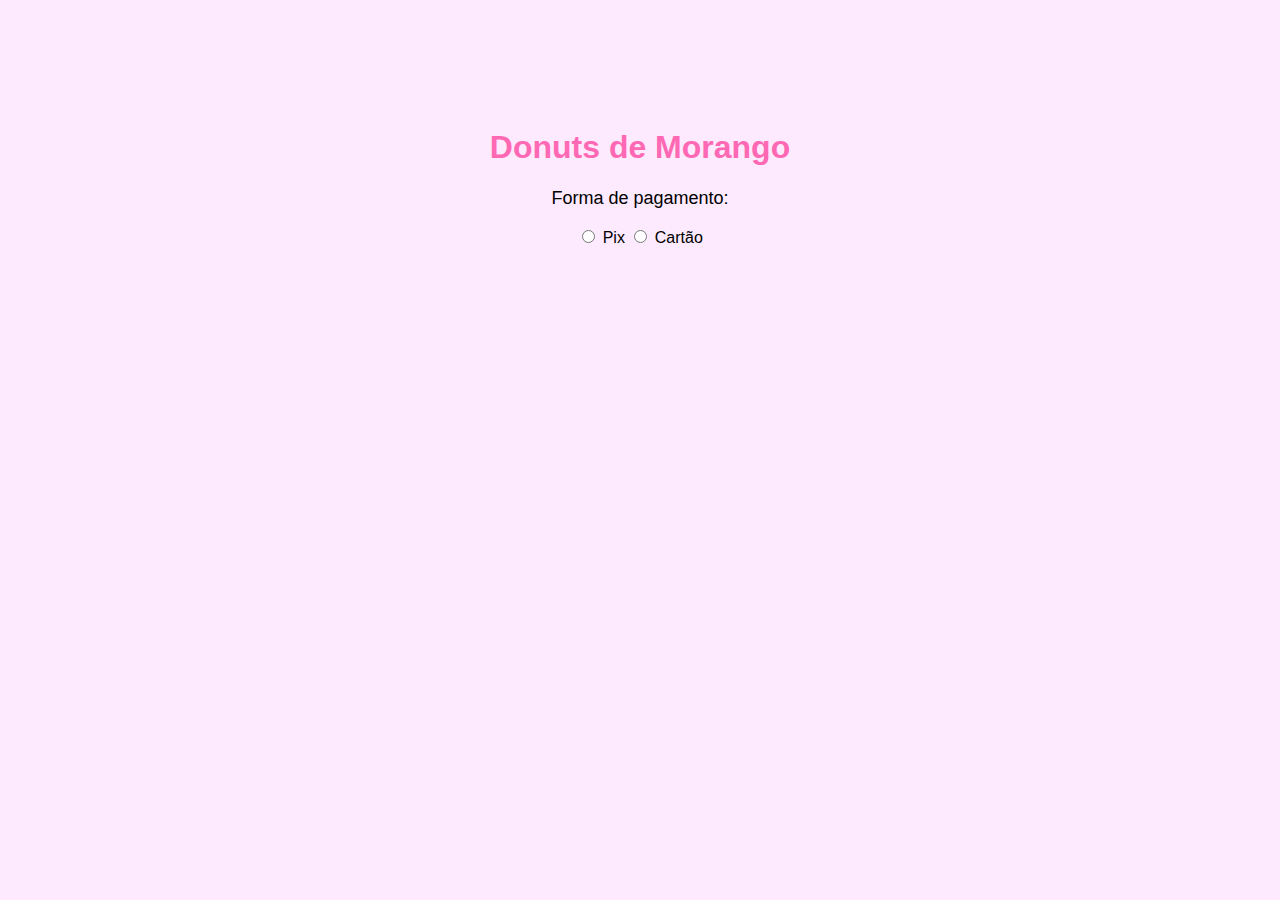
<file: donutsmorango.html>
<!DOCTYPE html>
<html lang="pt-br">
<head>
  <meta charset="UTF-8">
  <title>Comprar Bolo 1</title>
  <link rel="stylesheet" href="styleprodutos.css">
</head>
<body>
  <h1>Donuts de Morango</h1>
  <p>Forma de pagamento:</p>
  
  <form>
  <label>
    <input type="radio" name="pagamento" value="pix"> Pix
  </label>
  <label>
    <input type="radio" name="pagamento" value="cartao"> Cartão
  </label>
</form>

<div id="pix-info" class="pagamento-opcao">
 <p>Dados Pessoais</p>
  <input type="text" placeholder="Seu nome completo" required autocomplete="off">
  <input type="text" placeholder="Email" required autocomplete="off">
  <p><strong>Código Pix:</strong> 123e456789</p>
  <a href="confpix.html">Copiar Código</a>

 
  
</div>

<div id="cartao-info" class="pagamento-opcao">
<p>Dados Pessoais</p>
  <input type="text" placeholder="Nome Completo" autocomplete="off">
  <input type="text" placeholder="Email" required autocomplete="off">

  <p>Dados do cartão:</p>
  <input type="text" placeholder="Número do Cartão" required autocomplete="off">
  <input type="text" placeholder="Nome no Cartão" required autocomplete="off">
  <a href="confirmacao.html">Finalizar compra</a>
</div>

 

<script src="script.js"></script>

</body>
</html>
</file>
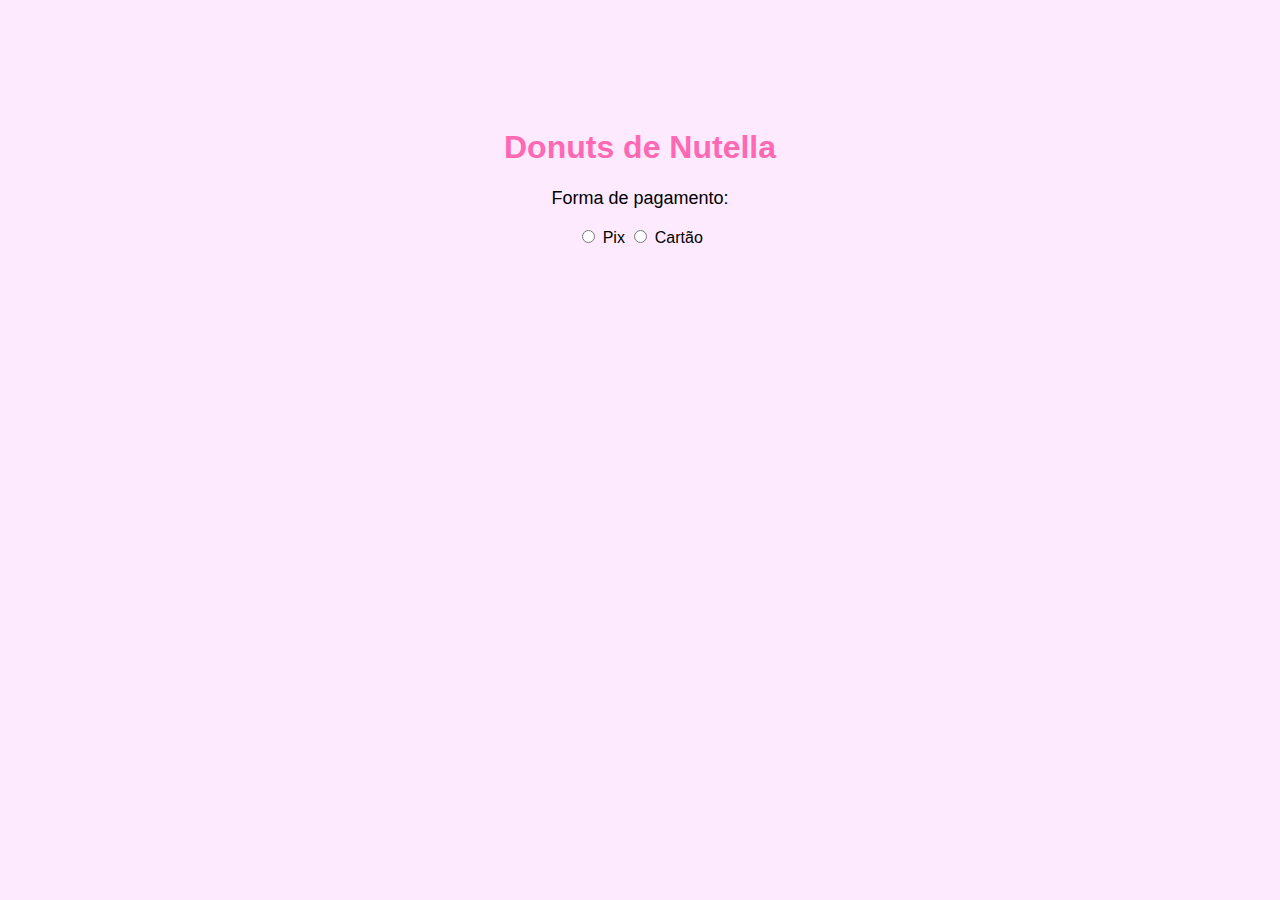
<file: donutsnutella.html>
<!DOCTYPE html>
<html lang="pt-br">
<head>
  <meta charset="UTF-8">
  <title>Comprar Bolo 1</title>
  <link rel="stylesheet" href="styleprodutos.css">
</head>
<body>
  <h1>Donuts de Nutella</h1>
  <p>Forma de pagamento:</p>
 
  <form>
  <label>
    <input type="radio" name="pagamento" value="pix"> Pix
  </label>
  <label>
    <input type="radio" name="pagamento" value="cartao"> Cartão
  </label>
</form>

<div id="pix-info" class="pagamento-opcao">
 <p>Dados Pessoais</p>
  <input type="text" placeholder="Seu nome completo" required autocomplete="off">
  <input type="text" placeholder="Email" required autocomplete="off">
  <p><strong>Código Pix:</strong> 123e456789</p>
  <a href="confpix.html">Copiar Código</a>

</div>

<div id="cartao-info" class="pagamento-opcao">
<p>Dados Pessoais</p>
  <input type="text" placeholder="Nome Completo" autocomplete="off">
  <input type="text" placeholder="Email" required autocomplete="off">

  <p>Dados do cartão:</p>
  <input type="text" placeholder="Número do Cartão" required autocomplete="off">
  <input type="text" placeholder="Nome no Cartão" required autocomplete="off">
  <a href="confirmacao.html">Finalizar compra</a>
</div>

 

<script src="script.js"></script>

  
</body>
</html>
</file>
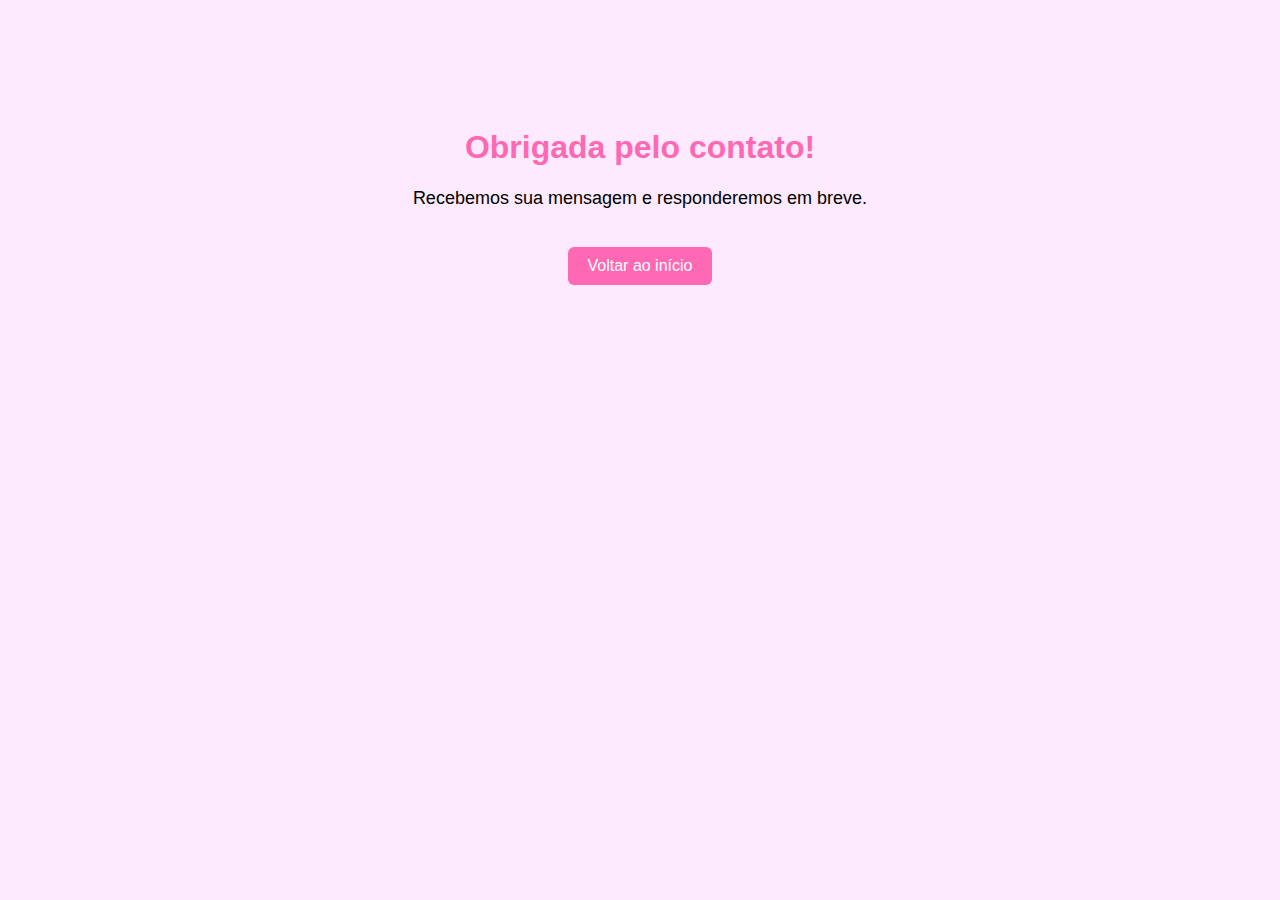
<file: form.html>
<!DOCTYPE html>
<html lang="pt-br">
<head>
  <meta charset="UTF-8" />
  <meta name="viewport" content="width=device-width, initial-scale=1.0" />
   <link rel="stylesheet" href="styleform.css">
  <title>Mensagem Enviada</title>
  </head>

<html>
<body>
  <h1>Obrigada pelo contato! </h1>
  <p>Recebemos sua mensagem e responderemos em breve. </p>
  <a href="index.html">Voltar ao início</a>



</body>
</html>
</file>
<file: styleprodutos.css>
body {
      font-family: Arial, sans-serif;
      background-color: #fdeaff;
      text-align: center;
      padding: 100px 20px;
    }

    h1 {
      color: #ff69b4;
    }

    p {
      font-size: 18px;
    }

    a /*link do botão de copiar código*/ {
      display: inline-block;
      margin-top: 20px;
      padding: 10px 20px;
      background-color: #ff69b4;
      color: white;
      text-decoration: none;
      border-radius: 6px;
      
      
    }

    a:hover {
         background-color: #ff1493;
    }

 ul {
  display: flex;
  justify-content: center;
  list-style: none;
  padding: 20px;
}

 li {
  margin: 0;
}

.pagamento-opcao {
  display: none;
  margin-top: 10px;
  background-color: #f7f7f7;
  padding: 15px;
  border-radius: 8px;
  
 }



#cartao-info input {
  display: block;
  margin: 10px auto;
  padding: 10px;
  width: 80%;
  max-width: 200px;
  border-radius: 4px;
}

#dados-cartao input{
  display: block;
  margin: 10px auto;
  padding: 10px;
  width: 80%;
  max-width: 200px;
  border-radius: 4px;
}

#pix-info input{
   display: block;
  margin: 10px auto;
  padding: 10px;
  width: 80%;
  max-width: 200px;
  border-radius: 4px;
}
</file>
<file: styleconf.css>
body {
      font-family: Arial, sans-serif;
      background-color: #fdeaff;
      text-align: center;
      padding: 100px 20px;
    }
    
    h1 {
      color: #ff69b4;
    }

    p {
      font-size: 18px;
    }

    a /*link do botão de inicio */ {
      display: inline-block;
      margin-top: 20px;
      padding: 10px 20px;
      background-color: #ff69b4;
      color: white;
      text-decoration: none;
      border-radius: 6px;
    }

    a:hover {
         background-color: #ff1493;
    }

 ul {
  display: flex;
  justify-content: center;
  list-style: none;
  padding: 1rem;
}

 li {
  margin: 0 20px;
}
</file>
<file: styleform.css>
body {
      font-family: Arial, sans-serif;
      background-color: #fdeaff;
      text-align: center;
      padding: 100px 20px;
    }

    h1 {
      color: #ff69b4;
    }

    p {
      font-size: 18px;
    }

    a /*link do botão de inicio */ {
      display: inline-block;
      margin-top: 20px;
      padding: 10px 20px;
      background-color: #ff69b4;
      color: white;
      text-decoration: none;
      border-radius: 6px;
    }

    a:hover {
      background-color: #ff1493;
    }
</file>
<file: style.css>
/* RESET BÁSICO */
* {
  margin: 0;
  padding: 0;
  box-sizing: border-box;
}


.navbar {
  width: 100%;
  background-color: rgba(252, 225, 250, 0.95);
  
}

.navbar ul {
  display: flex;
  justify-content: center;
  list-style: none;
  padding: 1rem;
}

.navbar li {
  margin: 0 20px;
}

.navbar a {
  text-decoration: none;
  color: #7985f1;
  font-weight: bold;
  font-size: 1.1rem;
   
}

.navbar a:hover {
  color: #ff69b4;
  
}


.hero {
  background-image: url('img/kier-in-sight-archives-0Sua_2OgbCU-unsplash.jpg');
  background-size: cover;
  background-position: center;
  height: 100vh;
  display: flex;
  align-items: center;
  justify-content: center;
  color: white;
  text-align: center;
  position: relative;
  padding-top: 60px; /* espaço pro menu fixo */
}

.hero::before {
  content: "";
  position: absolute;
  top: 0; left: 0;
  width: 100%; height: 100%;
  background-color: rgba(0, 0, 0, 0.4);
  z-index: 0;
}

.hero-content {
  position: relative;
  z-index: 1;
  max-width: 700px;
  padding: 20px;
}

.hero h1 {
  font-size: 3rem;
}

.hero p {
  font-size: 1.2rem;
  margin-top: 10px;
}

.hero-button {
  display: inline-block;
  text-decoration: none;
  background-color: #ff69b4;
  color: white;
  border: none;
  padding: 12px 25px;
  font-size: 1rem;
  border-radius: 8px;
  cursor: pointer;
  margin-top: 20px;
  transition: background 0.3s;

}

.hero-button:hover {
  background-color: #d63384;
   transform: scale(1.05);
}


.produtos {
  padding: 40px 20px;
  text-align: center;
  background-color: #fdf6f9;
  
}

.grade-produtos {
  display: flex;
  flex-wrap: wrap;
  gap: 20px;
  justify-content: center;
  margin-top: 20px;
}

.card-produto {
  background: white;
  border-radius: 10px;
  box-shadow: 0 0 10px rgba(0,0,0,0.1);
  width: 250px;
  padding: 15px;
  transition: transform 0.3s;
  
}

.card-produto:hover {
  transform: scale(1.05);
}

.card-produto img {
  width: 220px;
  height: 220px;
  border-radius: 8px;
}

.card-produto h3 {
  font-size: 1.1em;
  margin: 10px 0 5px;
  
}

.card-produto p {
  font-weight: bold;
  color: #d63384;
}

.card-produto button {
  background-color: #ff69b4;
  color: white;
  border: none;
  padding: 8px 16px;
  margin-top: 10px;
  border-radius: 6px;
  cursor: pointer;
  transition: transform 0.3s;
}

.card-produto button:hover {
  background-color: #d63384;
}


#contato {
  background-color: #9370DB; /* roxo claro */
  padding: 40px 0;
  display: flex;
  justify-content: center;
  margin-top: 60px;
  width: 100%;
  
}

.formulario {
  background-color: #fff;
  padding: 30px;
  border-radius: 10px;
  box-shadow: 0 0 15px rgba(0, 0, 0, 0.2);
  width: 90%;
  max-width: 600px;
  text-align: center;
}

.formulario h2 {
  color: #333;
  margin-bottom: 10px;
  text-align: center;
}

.formulario label {
  display: block;
  font-weight: bold;
  margin-bottom: 10px;
  color: #555;
  text-align: justify;
}

.formulario input,
.formulario textarea {
  width: 100%;
  padding: 10px;
  border-radius: 8px;
  border: 1px solid #ccc;
  font-size: 16px;
  margin-bottom: 20px;
}

.formulario button {
  background-color: #ff4da6;
  color: white;
  border: none;
  padding: 10px 25px;
  border-radius: 8px;
  cursor: pointer;
  font-size: 16px;
  transition: background-color 0.3s ease;
 
}

.formulario button:hover {
  background-color: #e04396;
}
</file>
